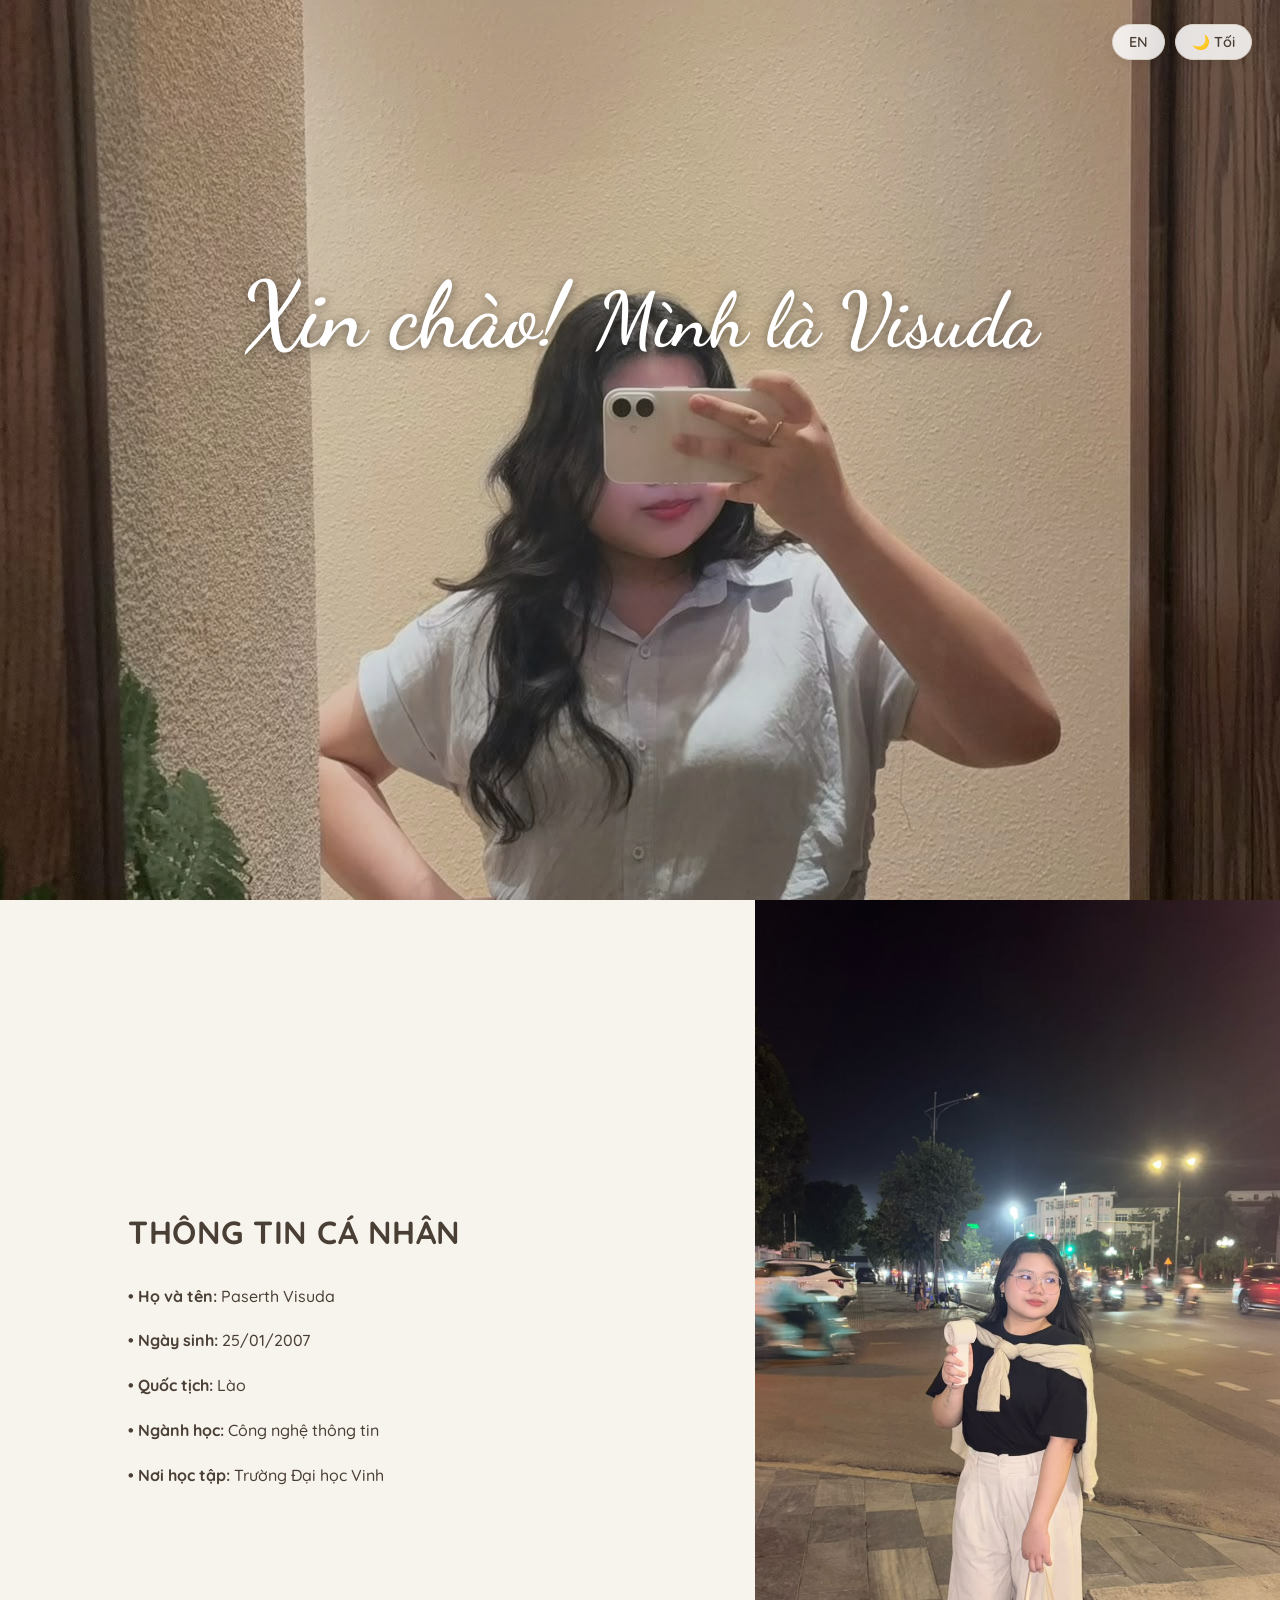
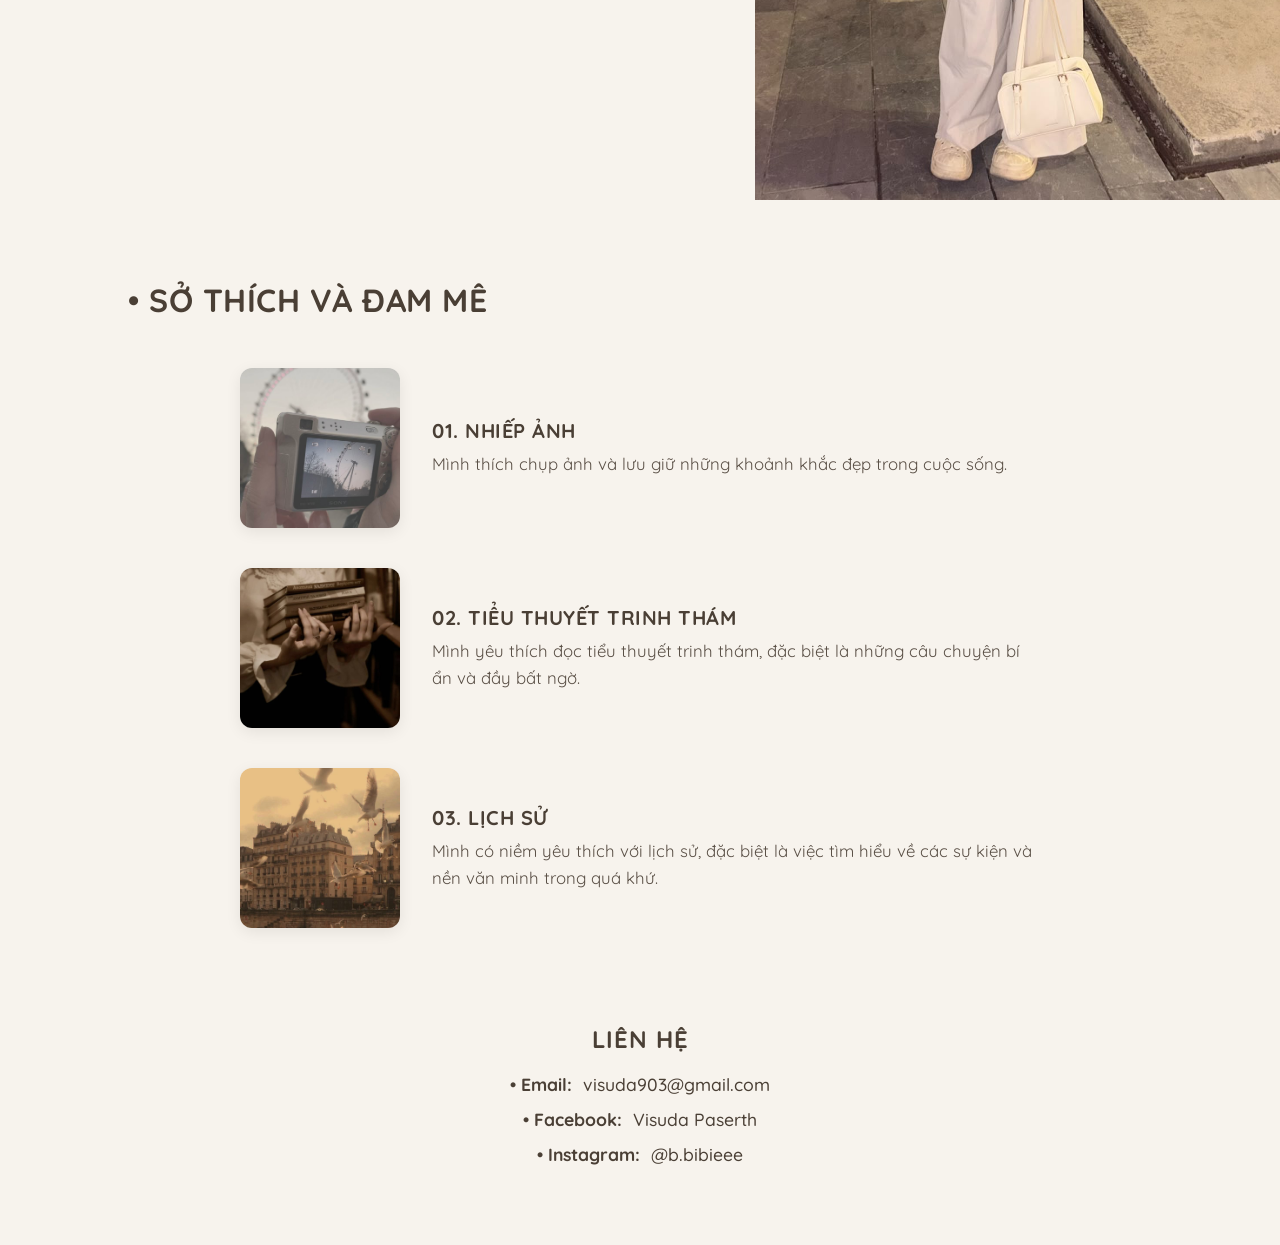
<file: index.html>
<!DOCTYPE html>
<html lang="vi">
<head>
    <meta charset="UTF-8">
    <meta name="viewport" content="width=device-width, initial-scale=1.0">
    <title>Visuda</title>
    <link rel="stylesheet" href="code.css">
</head>
<body>

    <input type="checkbox" id="dark-toggle" class="hidden-toggle">
    <input type="checkbox" id="lang-toggle" class="hidden-toggle">

    <div class="page-wrapper">
        
        <div class="top-right-controls">
            <label for="lang-toggle" class="control-btn">
                <span class="lang-vi">EN</span>
                <span class="lang-en">VI</span>
            </label>

            <label for="dark-toggle" class="control-btn">
                <span class="theme-label-dark">🌙 <span class="lang-vi">Tối</span><span class="lang-en">Dark</span></span>
                <span class="theme-label-light">☀️ <span class="lang-vi">Sáng</span><span class="lang-en">Light</span></span>
            </label>
        </div>

        <section class="hero-section">
            <div class="hero-overlay"></div>
            <div class="hero-text">
                <h1>
                    <span class="lang-vi">
                        <span class="greeting-big">Xin chào!</span> Mình là Visuda
                    </span>
                    <span class="lang-en">
                        <span class="greeting-big">Hello!</span> I'm Visuda
                    </span>
                </h1>
            </div>
        </section>

        <section class="about-section">
            <div class="about-left">
                <h2>
                    <span class="lang-vi">THÔNG TIN CÁ NHÂN</span>
                    <span class="lang-en">PERSONAL INFORMATION</span>
                </h2>

                <ul class="info-list">
                    <li>
                        <span class="lang-vi"><span class="label-title">• Họ và tên:</span> Paserth Visuda</span>
                        <span class="lang-en"><span class="label-title">• Full Name:</span> Paserth Visuda</span>
                    </li>
                    <li>
                        <span class="lang-vi"><span class="label-title">• Ngày sinh:</span> 25/01/2007</span>
                        <span class="lang-en"><span class="label-title">• Date of Birth:</span> 25/01/2007</span>
                    </li>
                    <li>
                        <span class="lang-vi"><span class="label-title">• Quốc tịch:</span> Lào</span>
                        <span class="lang-en"><span class="label-title">• Nationality:</span> Lao</span>
                    </li>
                    <li>
                        <span class="lang-vi"><span class="label-title">• Ngành học:</span> Công nghệ thông tin</span>
                        <span class="lang-en"><span class="label-title">• Major:</span> Information Technology (IT)</span>
                    </li>
                    <li>
                        <span class="lang-vi"><span class="label-title">• Nơi học tập:</span> Trường Đại học Vinh</span>
                        <span class="lang-en"><span class="label-title">• University:</span> Vinh University</span>
                    </li>
                </ul>
            </div>

            <div class="about-right">
                <img src="003.jpg" alt="Visuda">
            </div>
        </section>

        <section class="hobbies-section">
            <h2 class="section-title">
                <span class="lang-vi">• SỞ THÍCH VÀ ĐAM MÊ</span>
                <span class="lang-en">• HOBBIES & PASSIONS</span>
            </h2>

            <div class="hobbies-grid">
                <div class="hobby-card">
                    <img src="005.jpg" alt="Photography" class="hobby-img">
                    <div class="hobby-content">
                        <h3>
                            <span class="lang-vi">01. NHIẾP ẢNH</span>
                            <span class="lang-en">01. PHOTOGRAPHY</span>
                        </h3>
                        <p>
                            <span class="lang-vi">Mình thích chụp ảnh và lưu giữ những khoảnh khắc đẹp trong cuộc sống.</span>
                            <span class="lang-en">I enjoy taking photos and capturing beautiful moments in life.</span>
                        </p>
                    </div>
                </div>

                <div class="hobby-card">
                    <img src="007.jpg" alt="Mystery Novels" class="hobby-img">
                    <div class="hobby-content">
                        <h3>
                            <span class="lang-vi">02. TIỂU THUYẾT TRINH THÁM</span>
                            <span class="lang-en">02. MYSTERY NOVELS</span>
                        </h3>
                        <p>
                            <span class="lang-vi">Mình yêu thích đọc tiểu thuyết trinh thám, đặc biệt là những câu chuyện bí ẩn và đầy bất ngờ.</span>
                            <span class="lang-en">I enjoy reading detective novels, especially stories with mysteries and unexpected twists.</span>
                        </p>
                    </div>
                </div>

                <div class="hobby-card">
                    <img src="008.jpg" alt="History" class="hobby-img">
                    <div class="hobby-content">
                        <h3>
                            <span class="lang-vi">03. LỊCH SỬ</span>
                            <span class="lang-en">03. HISTORY</span>
                        </h3>
                        <p>
                            <span class="lang-vi">Mình có niềm yêu thích với lịch sử, đặc biệt là việc tìm hiểu về các sự kiện và nền văn minh trong quá khứ.</span>
                            <span class="lang-en">I am interested in history, especially learning about historical events and past civilizations.</span>
                        </p>
                    </div>
                </div>
            </div>

            <div class="contact-container">
                <h3>
                    <span class="lang-vi">LIÊN HỆ</span>
                    <span class="lang-en">CONTACT</span>
                </h3>
                <ul class="contact-list">
                    <li>
                        <span class="lang-vi"><span class="contact-label">• Email:</span> visuda903@gmail.com</span>
                        <span class="lang-en"><span class="contact-label">• Email:</span> visuda903@gmail.com</span>
                    </li>
                    <li>
                        <span class="lang-vi"><span class="contact-label">• Facebook:</span> Visuda Paserth</span>
                        <span class="lang-en"><span class="contact-label">• Facebook:</span> Visuda Paserth</span>
                    </li>
                    <li>
                        <span class="lang-vi"><span class="contact-label">• Instagram:</span> @b.bibieee</span>
                        <span class="lang-en"><span class="contact-label">• Instagram:</span> @b.bibieee</span>
                    </li>
                </ul>
            </div>
        </section>

    </div>

</body>
</html>
</file>
<file: code.css>
@import url('https://fonts.googleapis.com/css2?family=Dancing+Script:wght@500;600&family=Quicksand:wght@400;500;600;700&display=swap');

:root {
    --bg-color: #f7f3ed;
    --text-color: #4a3f35;
    --btn-bg: rgba(255, 255, 255, 0.85);
    --btn-border: #d8cfc4;
}

/* Dark Mode */
#dark-toggle:checked ~ .page-wrapper {
    --bg-color: #343A46;
    --text-color: #ece6df;
    --btn-bg: rgba(35, 32, 30, 0.85);
    --btn-border: #4a433d;
}

.hidden-toggle {
    display: none;
}

* {
    box-sizing: border-box;
    margin: 0;
    padding: 0;
}

html {
    scroll-behavior: smooth; 
}

body {
    font-family: 'Quicksand', sans-serif;
    overflow-x: hidden;
}

.page-wrapper {
    background-color: var(--bg-color);
    color: var(--text-color);
    transition: background-color 0.4s ease, color 0.4s ease;
    position: relative;
}

.top-right-controls {
    position: fixed;
    top: 24px;
    right: 28px;
    z-index: 100;
    display: flex;
    gap: 10px;
}

.control-btn {
    background-color: var(--btn-bg);
    color: var(--text-color);
    border: 1px solid var(--btn-border);
    backdrop-filter: blur(8px);
    padding: 8px 16px;
    border-radius: 30px;
    font-size: 0.9rem;
    font-weight: 600;
    cursor: pointer;
    box-shadow: 0 4px 12px rgba(0, 0, 0, 0.08);
    transition: all 0.25s ease;
    user-select: none;
}

.control-btn:hover {
    transform: translateY(-2px);
}

.lang-en { display: none; }
.lang-vi { display: inline; }

#lang-toggle:checked ~ .page-wrapper .lang-vi { display: none; }
#lang-toggle:checked ~ .page-wrapper .lang-en { display: inline; }

.theme-label-light { display: none; }
.theme-label-dark { display: inline; }

#dark-toggle:checked ~ .page-wrapper .theme-label-dark { display: none; }
#dark-toggle:checked ~ .page-wrapper .theme-label-light { display: inline; }

.hero-section {
    position: relative;
    width: 100vw;
    height: 100vh; 
    background-image: url('001.jpg');
    background-size: cover;
    background-position: center;
    display: flex;
    justify-content: center;
    align-items: center;
}

.hero-overlay {
    position: absolute;
    inset: 0;
    background-color: rgba(0, 0, 0, 0.15);
}

.hero-text {
    position: relative;
    z-index: 2;
    text-align: center;
    transform: translateY(-15vh);
    padding: 0 20px;
}

.hero-text h1 {
    font-family: 'Dancing Script', cursive;
    font-weight: 600;
    font-size: clamp(2.8rem, 6vw, 5rem);
    color: #ffffff;
    text-shadow: 0 2px 12px rgba(0, 0, 0, 0.5);
}

.greeting-big {
    font-size: 1.2em;
    margin-right: 10px;
}

.about-section {
    display: flex;
    width: 100vw;
    min-height: 100vh;
}

.about-left {
    flex: 1;
    display: flex;
    flex-direction: column;
    justify-content: center;
    padding: 4rem 8% 4rem 10%;
}

.about-left h2 {
    font-size: clamp(1.8rem, 2.5vw, 2.3rem);
    font-weight: 700;
    margin-bottom: 2rem;
    letter-spacing: 0.5px;
}

.info-list {
    list-style: none;
    display: flex;
    flex-direction: column;
    gap: 1.2rem;
}

.info-list li {
    font-size: clamp(1rem, 1.2vw, 1.25rem);
    font-weight: 500;
    line-height: 1.6;
}

.label-title {
    font-weight: 700;
}

.about-right {
    flex: 1;
    min-height: 100vh;
}

.about-right img {
    width: 100%;
    height: 100%;
    object-fit: cover;
    object-position: center;
    display: block;
}

.hobbies-section {
    width: 100vw;
    min-height: 100vh;
    display: flex;
    flex-direction: column;
    justify-content: center;
    align-items: center;
    padding: 5rem 10%;
}

.section-title {
    font-size: clamp(1.8rem, 2.5vw, 2.3rem);
    font-weight: 700;
    margin-bottom: 3rem;
    align-self: flex-start;
    letter-spacing: 0.5px;
}

.hobbies-grid {
    display: flex;
    flex-direction: column;
    gap: 2.5rem;
    width: 100%;
    max-width: 800px;
    margin-bottom: 4rem;
}

.hobby-card {
    display: flex;
    align-items: center;
    gap: 2rem;
}

.hobby-img {
    width: 160px;
    height: 160px;
    border-radius: 12px;
    object-fit: cover;
    flex-shrink: 0;
    box-shadow: 0 4px 15px rgba(0, 0, 0, 0.08);
}

.hobby-content h3 {
    font-size: 1.25rem;
    font-weight: 700;
    margin-bottom: 0.5rem;
    letter-spacing: 0.5px;
}

.hobby-content p {
    font-size: 1.05rem;
    line-height: 1.6;
    opacity: 0.9;
}

.contact-container {
    text-align: center;
    margin-top: 2rem;
}

.contact-container h3 {
    font-size: 1.5rem;
    font-weight: 700;
    margin-bottom: 1.2rem;
    letter-spacing: 1px;
}

.contact-list {
    list-style: none;
    display: flex;
    flex-direction: column;
    gap: 0.8rem;
    font-size: 1.1rem;
    font-weight: 500;
}

.contact-list li span.contact-label {
    font-weight: 700;
    margin-right: 6px;
}

@media (max-width: 768px) {
    .hobby-card {
        flex-direction: column;
        align-items: flex-start;
        gap: 1rem;
    }
    .hobby-img {
        width: 100%;
        height: 200px;
    }
}
</file>
